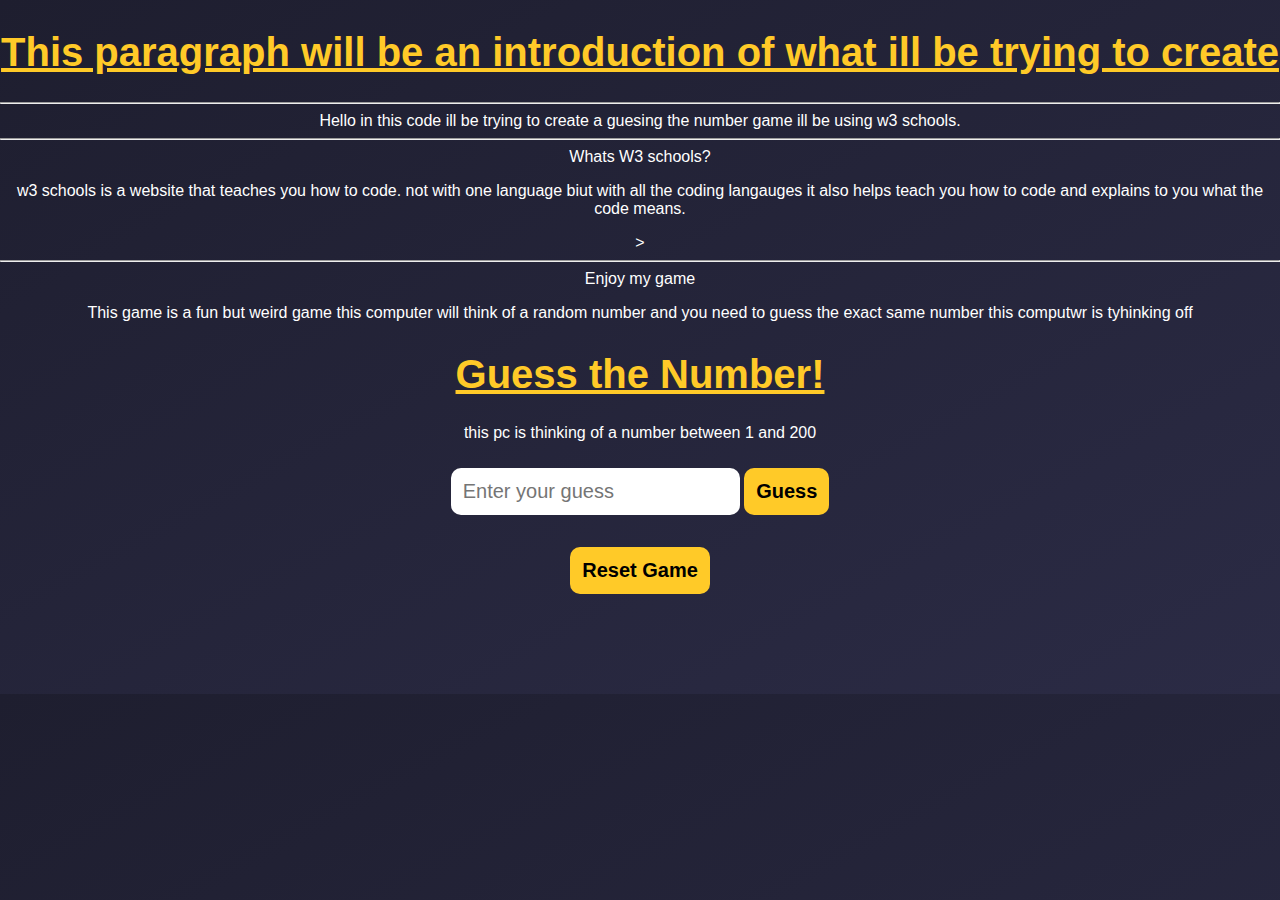
<file: index.html>
<!DOCTYPE html>


<html>


  <head>
    <!-- linkking to css file -->
    <link rel="stylesheet" href="./style.css" />

    <!-- js code link -->
    <link rel="script" href="./script.js" />
    <title>waad</title>
  </head>



    <h1>
      This paragraph will be an introduction of what ill be trying to create
    </h1>


  <body>

    <hr/>
      Hello in this code ill be trying to create a guesing the number game ill
      be using w3 schools.

<HR>


<DIV>Whats W3 schools?</DIV>
    

<p>
      w3 schools is a website that teaches you how to code. not with one
      language biut with all the coding langauges it also helps teach you how to
      code and explains to you what the code means.
</p>>
    
<hr />


<header>Enjoy my game</header>



<p>
    This game is a fun but weird game this computer will think of a random number and you
     need to guess the exact same number this computwr is tyhinking off
</p>


<head>
  <title>Guess the Number</title>
  <link rel="stylesheet" href="style.css">
  <script src="script.js" defer></script>
</head>


  <h1>Guess the Number!</h1>
  <p>this pc is thinking of a number between 1 and 200</p>

  <input id="guessInput" type="number" placeholder="Enter your guess">
  <button id="guessBtn">Guess</button>

  <p id="message"></p>
<button id="resetBtn">Reset Game</button>

</body>
</html>
</file>
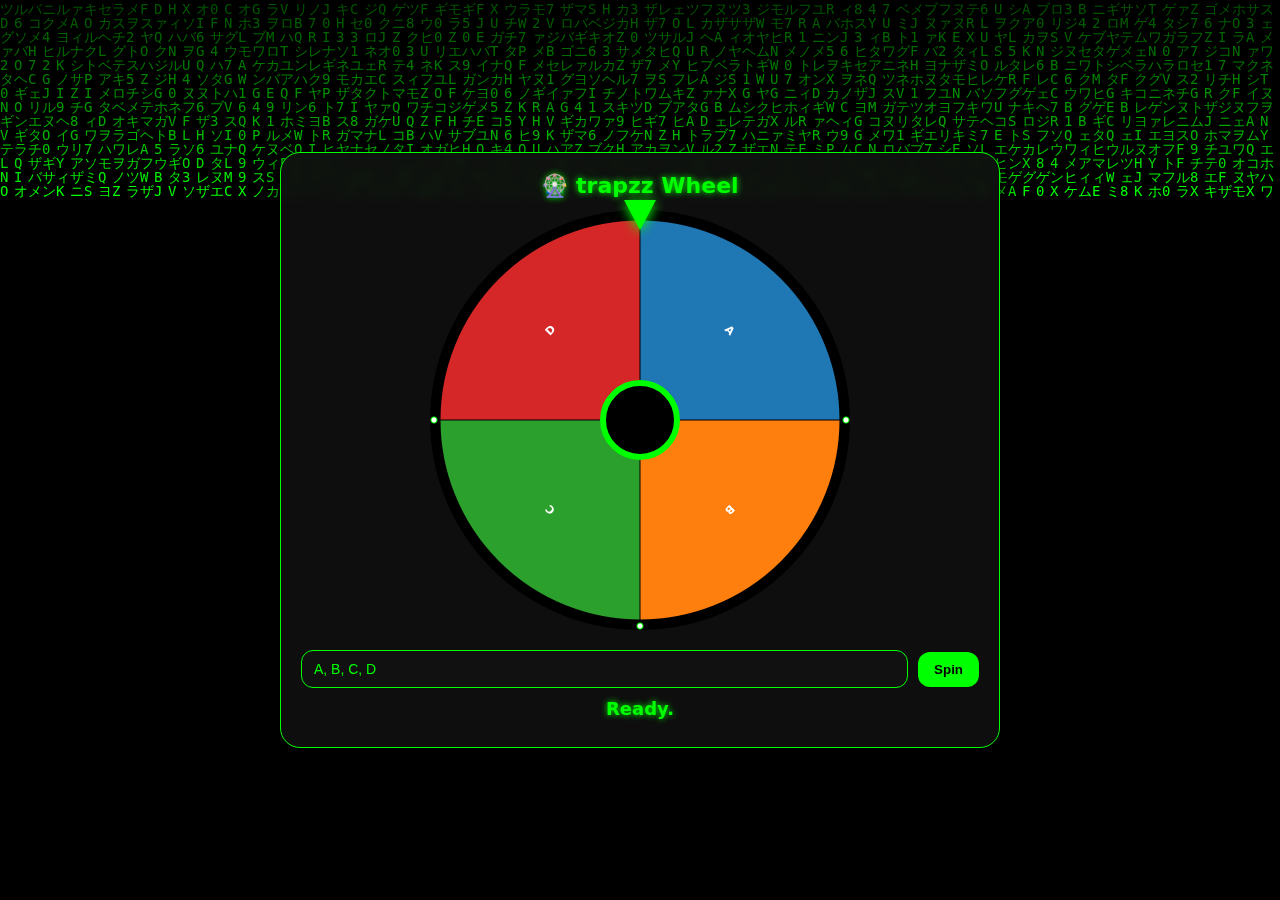
<file: game_old.html>
<!DOCTYPE html>
<html lang="en">
  <head>
    <meta charset="utf-8" />
    <meta name="viewport" content="width=device-width, initial-scale=1" />
    <title>trapzz Wheel</title>
    <style>
      :root {
        --size: 420px;
        --accent: #0f0;
        --bg: #000;
      }
      * {
        box-sizing: border-box;
        margin: 0;
        padding: 0;
      }
      body {
        font-family: system-ui, sans-serif;
        height: 100vh;
        background: black;
        color: #fff;
        display: grid;
        place-items: center;
        overflow: hidden;
      }

      /* MATRIX HACKER BACKGROUND */
      canvas#matrix {
        position: fixed;
        top: 0;
        left: 0;
        width: 100%;
        height: 100%;
        z-index: -1;
        background: black;
      }

      .card {
        position: relative;
        width: min(720px, 100%);
        background: rgba(17, 17, 17, 0.85);
        border-radius: 20px;
        box-shadow: 0 10px 30px rgba(0, 0, 0, 0.8);
        padding: 20px 20px 28px;
        border: 1px solid #0f0;
        backdrop-filter: blur(6px);
      }
      h1 {
        margin: 0 0 12px;
        font-size: 22px;
        color: #0f0;
        text-align: center;
        text-shadow: 0 0 6px #0f0;
      }

      .wheel-wrap {
        position: relative;
        width: var(--size);
        height: var(--size);
        margin: 10px auto 20px;
      }
      canvas#wheel {
        width: 100%;
        height: 100%;
        display: block;
        border-radius: 50%;
        background: #000;
      }
      .spinner {
        position: absolute;
        inset: 0;
        border-radius: 50%;
        transition: transform 7s cubic-bezier(0.05, 1, 0.2, 1);
        will-change: transform;
        transform: rotate(var(--rot, 0deg));
      }

      /* SHARP POINTER ON TOP */
      .nub {
        z-index: 9999;
        position: absolute;
        left: 50%;
        top: -10px;
        transform: translateX(-50%);
        width: 0;
        height: 0;
        border-left: 16px solid transparent;
        border-right: 16px solid transparent;
        /* border-bottom: 30px solid var(--accent); */
        border-top: 30px solid var(--accent);
        filter: drop-shadow(0 2px 6px #0f0);
      }

      .hub {
        position: absolute;
        inset: 0;
        display: grid;
        place-items: center;
        pointer-events: none;
      }
      .hub .dot {
        width: 80px;
        height: 80px;
        background: #000;
        border-radius: 50%;
        border: 6px solid var(--accent);
        box-shadow: inset 0 0 0 2px #000;
      }

      .controls {
        display: grid;
        gap: 10px;
        grid-template-columns: 1fr auto;
        align-items: center;
      }
      .controls input {
        width: 100%;
        padding: 10px 12px;
        border-radius: 12px;
        border: 1px solid #0f0;
        outline: none;
        font-size: 14px;
        background: #111;
        color: #0f0;
      }
      .controls button {
        appearance: none;
        border: none;
        background: #0f0;
        color: #000;
        padding: 10px 16px;
        border-radius: 12px;
        font-weight: 600;
        cursor: pointer;
        transition: transform 0.1s ease;
        white-space: nowrap;
      }
      .controls button:hover {
        transform: scale(1.05);
      }
      .controls button:disabled {
        opacity: 0.6;
        cursor: not-allowed;
      }

      .result {
        margin-top: 10px;
        font-weight: 700;
        text-align: center;
        font-size: 18px;
        color: #0f0;
        text-shadow: 0 0 6px #0f0;
      }
    </style>
  </head>
  <body>
    <!-- MATRIX HACKER BACKGROUND -->
    <canvas id="matrix"></canvas>

    <div class="card">
      <h1>🎡 trapzz Wheel</h1>

      <div class="wheel-wrap">
        <div class="nub" aria-hidden="true"></div>
        <div id="spinner" class="spinner">
          <canvas id="wheel" width="840" height="840"></canvas>
        </div>
        <div class="hub" aria-hidden="true"><div class="dot"></div></div>
      </div>

      <div class="controls">
        <input id="labels" placeholder="Comma-separated options" />
        <button id="spinBtn">Spin</button>
      </div>
      <div class="result" id="result">Ready.</div>
    </div>

    <script>
      /* === MATRIX BACKGROUND === */
      const matrixCanvas = document.getElementById("matrix");
      const ctxM = matrixCanvas.getContext("2d");
      matrixCanvas.height = window.innerHeight;
      matrixCanvas.width = window.innerWidth;

      const letters =
        "アァイィウエェオカガキギクグケゲコゴサザシジスセソタタチツテトナニヌネノハバヒフブヘベホマミムメモヤユヨラリルレロワヲンABCDEFGHIJKLMNOPQRSTUVWXYZ0123456789";
      const matrix = letters.split("");
      const fontSize = 14;
      const columns = matrixCanvas.width / fontSize;
      const drops = Array(Math.floor(columns)).fill(1);

      function drawMatrix() {
        ctxM.fillStyle = "rgba(0, 0, 0, 0.08)";
        ctxM.fillRect(0, 0, matrixCanvas.width, matrixCanvas.height);
        ctxM.fillStyle = "#0f0";
        ctxM.font = fontSize + "px monospace";
        for (let i = 0; i < drops.length; i++) {
          const text = matrix[Math.floor(Math.random() * matrix.length)];
          ctxM.fillText(text, i * fontSize, drops[i] * fontSize);
          if (
            drops[i] * fontSize > matrixCanvas.height &&
            Math.random() > 0.975
          )
            drops[i] = 0;
          drops[i]++;
        }
      }
      setInterval(drawMatrix, 50);

      /* === WHEEL === */
      const defaultLabels = ["A", "B", "C", "D"];
      const wheel = document.getElementById("wheel");
      const ctx = wheel.getContext("2d");
      const spinner = document.getElementById("spinner");
      const labelsInput = document.getElementById("labels");
      const spinBtn = document.getElementById("spinBtn");
      const resultEl = document.getElementById("result");

      let labels = [...defaultLabels];
      labelsInput.value = labels.join(", ");

      const COLORS = [
        "#1f77b4",
        "#ff7f0e",
        "#2ca02c",
        "#d62728",
        "#9467bd",
        "#8c564b",
        "#e377c2",
        "#7f7f7f",
        "#bcbd22",
        "#17becf",
      ];

      let currentRotation = 0;
      let spinning = false;

      function drawWheel() {
        const size = wheel.width;
        const radius = size / 2;
        ctx.clearRect(0, 0, size, size);

        const cx = radius,
          cy = radius;
        const n = Math.max(labels.length, 1);
        const slice = (Math.PI * 2) / n;

        // slices
        for (let i = 0; i < n; i++) {
          const start = i * slice - Math.PI / 2;
          const end = start + slice;
          ctx.beginPath();
          ctx.moveTo(cx, cy);
          ctx.arc(cx, cy, radius - 20, start, end);
          ctx.closePath();
          ctx.fillStyle = COLORS[i % COLORS.length];
          ctx.fill();
          ctx.strokeStyle = "#000";
          ctx.lineWidth = 2;
          ctx.stroke();
        }

        // pegs around the wheel
        for (let i = 0; i < n; i++) {
          const angle = i * slice;
          const pegX = cx + Math.cos(angle) * (radius - 8);
          const pegY = cy + Math.sin(angle) * (radius - 8);
          ctx.beginPath();
          ctx.arc(pegX, pegY, 6, 0, Math.PI * 2);
          ctx.fillStyle = "#fff";
          ctx.fill();
          ctx.strokeStyle = "#0f0";
          ctx.stroke();
        }

        // labels
        ctx.fillStyle = "#fff";
        ctx.font = "bold 22px system-ui, sans-serif";
        ctx.textAlign = "center";
        ctx.textBaseline = "middle";

        for (let i = 0; i < n; i++) {
          const angle = (i + 0.5) * slice - Math.PI / 2;
          const r = radius * 0.6;
          const x = cx + Math.cos(angle) * r;
          const y = cy + Math.sin(angle) * r;
          ctx.save();
          ctx.translate(x, y);
          ctx.rotate(angle + Math.PI / 2);
          ctx.fillText(String(labels[i]).trim(), 0, 0);
          ctx.restore();
        }
      }

      function setRotation(deg) {
        spinner.style.setProperty("--rot", deg + "deg");
      }

      function normalizeDeg(d) {
        d = d % 360;
        if (d < 0) d += 360;
        return d;
      }

      function spin() {
        if (spinning) return;
        if (!labels.length) return;
        spinning = true;
        spinBtn.disabled = true;
        resultEl.textContent = "Spinning...";

        const n = labels.length;
        const sliceDeg = 360 / n;
        const targetIndex = Math.floor(Math.random() * n);
        const targetAngle = targetIndex * sliceDeg + sliceDeg / 2;

        const spins = 6 + Math.floor(Math.random() * 3);
        let final = spins * 360 + targetAngle;
        currentRotation = final;
        setRotation(final);

        const onDone = () => {
          spinner.removeEventListener("transitionend", onDone);
          spinning = false;
          spinBtn.disabled = false;
          resultEl.textContent = "🎉 Result: " + labels[targetIndex];
        };
        spinner.addEventListener("transitionend", onDone);
      }

      labelsInput.addEventListener("change", () => {
        labels = labelsInput.value
          .split(",")
          .map((s) => s.trim())
          .filter(Boolean);
        if (labels.length === 0) labels = ["—"];
        drawWheel();
        resultEl.textContent = "Ready.";
      });

      spinBtn.addEventListener("click", spin);
      drawWheel();
    </script>
  </body>
</html>
</file>
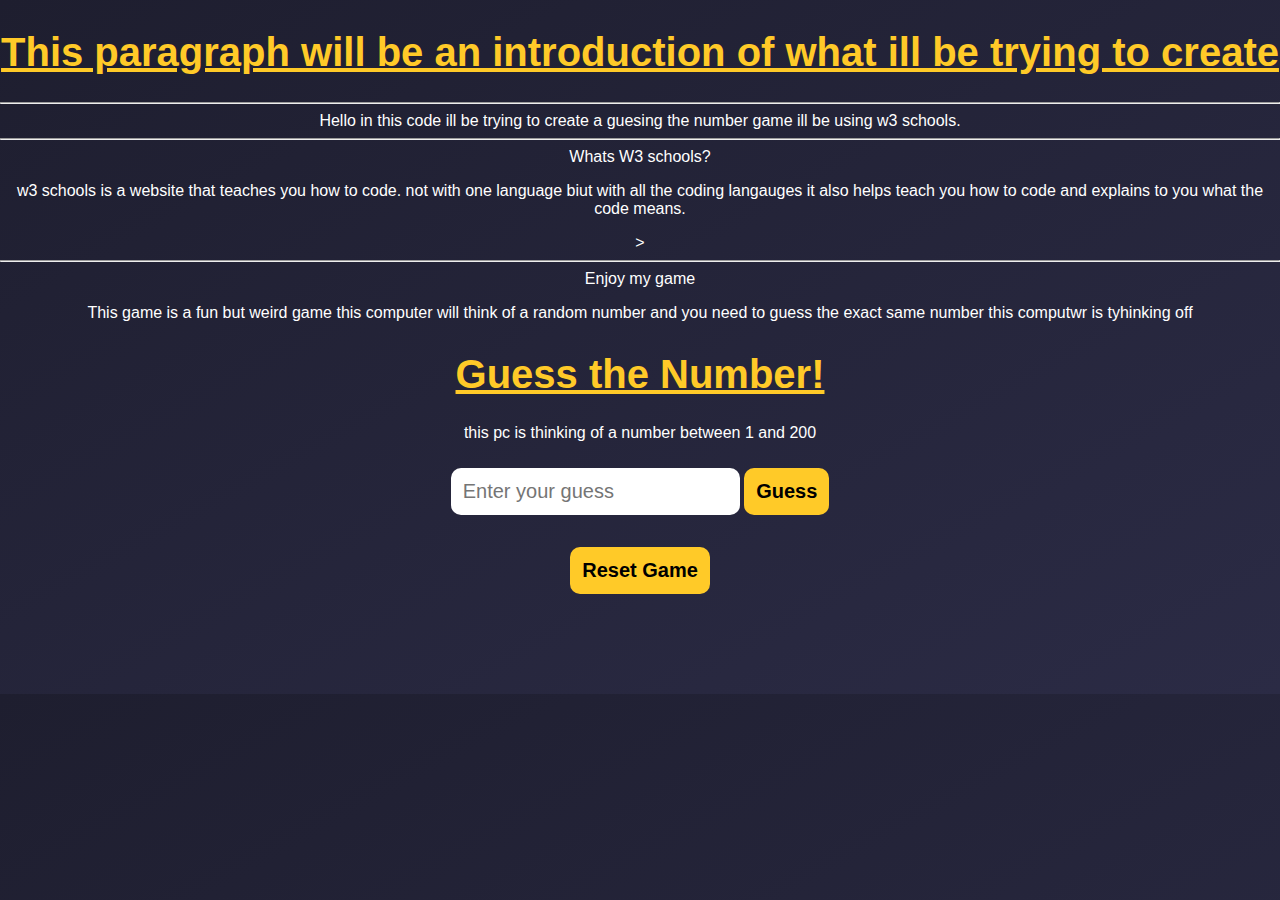
<file: index3.html>
<!DOCTYPE html>


<html>


  <head>
    <!-- linkking to css file -->
    <link rel="stylesheet" href="./style.css" />

    <!-- js code link -->
    <link rel="script" href="./script.js" />
    <title>waad</title>
  </head>



    <h1>
      This paragraph will be an introduction of what ill be trying to create
    </h1>


  <body>

    <hr/>
      Hello in this code ill be trying to create a guesing the number game ill
      be using w3 schools.

<HR>


<DIV>Whats W3 schools?</DIV>
    

<p>
      w3 schools is a website that teaches you how to code. not with one
      language biut with all the coding langauges it also helps teach you how to
      code and explains to you what the code means.
</p>>
    
<hr />


<header>Enjoy my game</header>



<p>
    This game is a fun but weird game this computer will think of a random number and you
     need to guess the exact same number this computwr is tyhinking off
</p>


<head>
  <title>Guess the Number</title>
  <link rel="stylesheet" href="style.css">
  <script src="script.js" defer></script>
</head>


  <h1>Guess the Number!</h1>
  <p>this pc is thinking of a number between 1 and 200</p>

  <input id="guessInput" type="number" placeholder="Enter your guess">
  <button id="guessBtn">Guess</button>

  <p id="message"></p>
<button id="resetBtn">Reset Game</button>

</body>
</html>
</file>
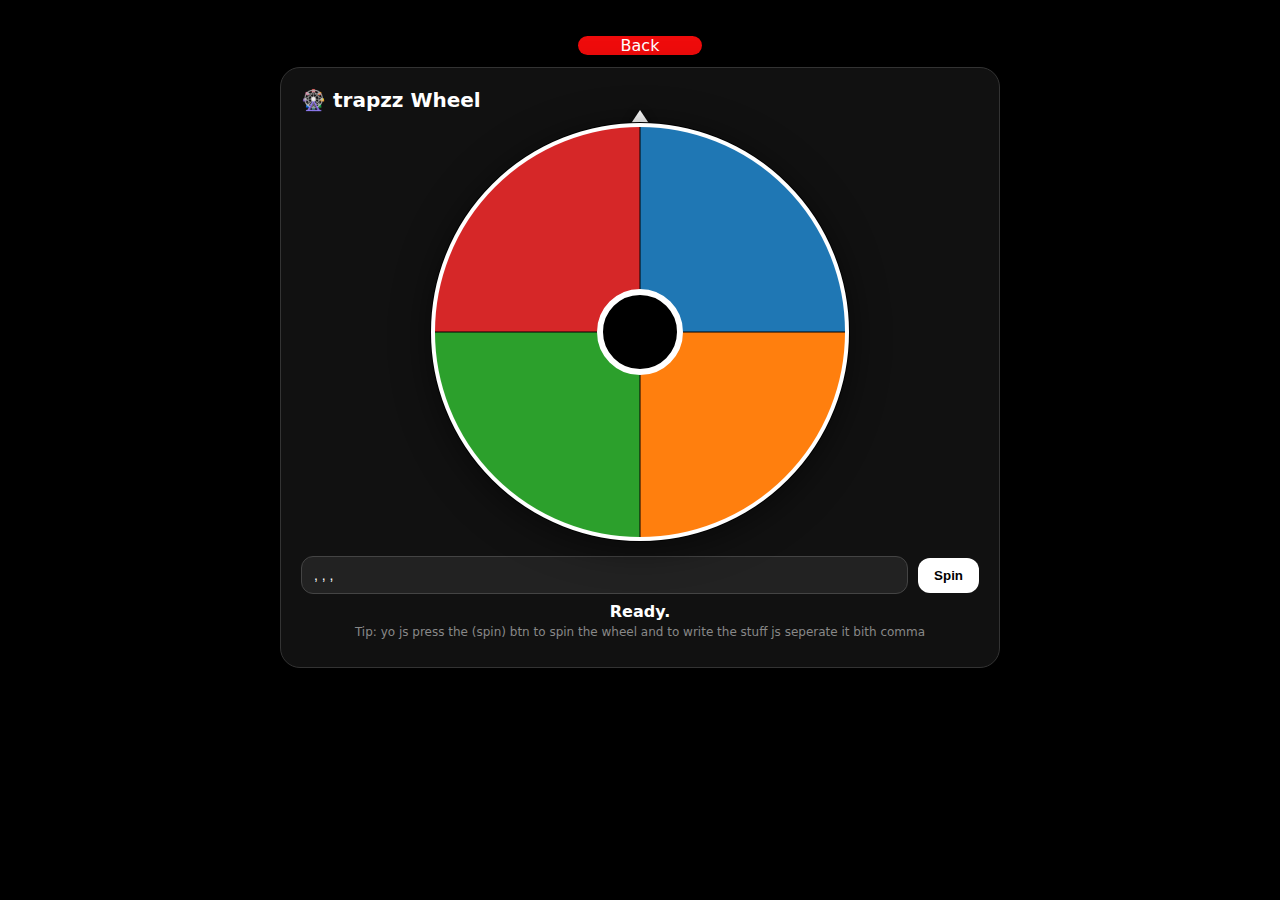
<file: mygame.html>
<!DOCTYPE html>
<html lang="en">
  <head>
    <meta charset="utf-8" />
    <meta name="viewport" content="width=device-width, initial-scale=1" />
    <title>trapzz Wheel</title>
    <style>
      :root {
        --size: 420px;
        --accent: #ffffff; /* white for contrast */
        --bg: #000000; /* black background */
      }
      * {
        box-sizing: border-box;
      }
      body {
        margin: 0;
        padding: 24px;
        font-family: system-ui, -apple-system, Segoe UI, Roboto, Helvetica,
          Arial, sans-serif;
        background: var(--bg);
        color: #fff;
        display: grid;
        place-items: center;
      }
      .card {
        width: min(720px, 100%);
        background: #111;
        border-radius: 20px;
        box-shadow: 0 10px 30px rgba(0, 0, 0, 0.5);
        padding: 20px 20px 28px;
        border: 1px solid #333;
      }
      h1 {
        margin: 0 0 8px;
        font-size: 20px;
        color: #fff;
      }
      p.desc {
        margin: 0 0 16px;
        color: #aaa;
        font-size: 14px;
      }

      .wheel-wrap {
        position: relative;
        width: var(--size);
        height: var(--size);
        margin: 10px auto 14px;
      }
      canvas#wheel {
        width: 100%;
        height: 100%;
        display: block;
        filter: drop-shadow(0 6px 18px rgba(0, 0, 0, 0.5));
        border-radius: 50%;
        background: #000;
      }
      .spinner {
        position: absolute;
        inset: 0;
        border-radius: 50%;
        transition: transform 5.9s cubic-bezier(0.1, 0.9, 0.1, 3);

        will-change: transform;
      }
      .nub {
        position: absolute;
        left: 50%;
        top: -12px;
        transform: translateX(-50%);
        width: 0;
        height: 0;
        border-left: 12px solid transparent;
        border-right: 12px solid transparent;
        border-bottom: 18px solid var(--accent);
        filter: drop-shadow(0 2px 4px rgba(0, 0, 0, 0.6));
      }
      .hub {
        position: absolute;
        inset: 0;
        display: grid;
        place-items: center;
        pointer-events: none;
      }
      .hub .dot {
        width: 86px;
        height: 86px;
        background: #000;
        border-radius: 50%;
        border: 6px solid var(--accent);
        box-shadow: inset 0 0 0 2px #000;
      }

      .controls {
        display: grid;
        gap: 10px;
        grid-template-columns: 1fr auto;
        align-items: center;
      }
      .controls input {
        width: 100%;
        padding: 10px 12px;
        border-radius: 12px;
        border: 1px solid #444;
        outline: none;
        font-size: 14px;
        background: #222;
        color: #fff;
      }
      .controls button {
        appearance: none;
        border: none;
        background: var(--accent);
        color: #000;
        padding: 10px 16px;
        border-radius: 12px;
        font-weight: 600;
        cursor: pointer;
        transition: transform 0.1s ease, opacity 0.9s ease;
        white-space: nowrap;
      }
      .controls button:disabled {
        opacity: 0.6;
        cursor: not-allowed;
      }

      .result {
        margin-top: 8px;
        font-weight: 600;
        text-align: center;
        font-size: 16px;
        color: #fff;
      }
      .hint {
        margin-top: 4px;
        color: #888;
        font-size: 12px;
        text-align: center;
      }
      /* Hover effect */
      .hover-div:hover {
        background-color: coral;
        transform: scale(1.1);
        cursor: pointer;
      }
    </style>
  </head>
  <body>
    <div
      class="hover-div"
      style="
        background-color: #ef0b0b;
        color: white;
        border-radius: 12px;
        width: 10%;
        text-align: center;
        margin: 12px;
      "
      onClick="window.location.href='index.html'"
    >
      Back
    </div>

    <div class="card">
      <h1>🎡 trapzz Wheel</h1>

      <div class="wheel-wrap">
        <div class="nub" aria-hidden="true"></div>
        <!-- spinner wrapper rotates; canvas is just the graphic -->
        <div id="spinner" class="spinner">
          <canvas id="wheel" width="840" height="840"></canvas>
        </div>
        <div class="hub" aria-hidden="true"><div class="dot"></div></div>
      </div>

      <div class="controls">
        <input id="labels" placeholder="Comma-separated options" />
        <button id="spinBtn">Spin</button>
      </div>
      <div class="result" id="result">Ready.</div>
      <div class="hint">
        Tip: yo js press the (spin) btn to spin the wheel and to write the stuff
        js seperate it bith comma
      </div>
    </div>

    <script>
      const defaultLabels = ["", "", "", ""];

      const wheel = document.getElementById("wheel");
      const ctx = wheel.getContext("2d");
      const spinner = document.getElementById("spinner");
      const labelsInput = document.getElementById("labels");
      const spinBtn = document.getElementById("spinBtn");
      const resultEl = document.getElementById("result");

      let labels = [...defaultLabels];
      labelsInput.value = labels.join(", ");

      const COLORS = ["#1f77b4", "#ff7f0e", "#2ca02c", "#d62728"];

      let currentRotation = 0;
      let spinning = false;

      function drawWheel() {
        const size = wheel.width;
        const radius = size / 2;
        ctx.clearRect(0, 0, size, size);

        const cx = radius,
          cy = radius;
        const n = Math.max(labels.length, 1);
        const slice = (Math.PI * 2) / n;

        for (let i = 0; i < n; i++) {
          const start = i * slice - Math.PI / 2;
          const end = start + slice;
          ctx.beginPath();
          ctx.moveTo(cx, cy);
          ctx.arc(cx, cy, radius - 6, start, end);
          ctx.closePath();
          ctx.fillStyle = COLORS[i % COLORS.length];
          ctx.fill();
          ctx.strokeStyle = "#000";
          ctx.lineWidth = 2;
          ctx.stroke();
        }

        ctx.fillStyle = "#fff";
        ctx.font = "bold 24px system-ui, sans-serif";
        ctx.textAlign = "center";
        ctx.textBaseline = "middle";

        for (let i = 0; i < n; i++) {
          const angle = (i + 0.5) * slice - Math.PI / 2;
          const r = radius * 0.62;
          const x = cx + Math.cos(angle) * r;
          const y = cy + Math.sin(angle) * r;

          const text = String(labels[i]).trim();
          ctx.save();
          ctx.translate(x, y);
          ctx.rotate(angle + Math.PI / 2);
          wrapText(ctx, text, 0, 0, radius * 0.38, 26);
          ctx.restore();
        }

        ctx.beginPath();
        ctx.arc(cx, cy, radius - 6, 0, Math.PI * 2);
        ctx.lineWidth = 8;
        ctx.strokeStyle = "#fff";
        ctx.stroke();
      }

      function wrapText(ctx, text, x, y, maxWidth, lineHeight) {
        const words = text.split(" ");
        let line = "";
        let lines = [];
        for (let i = 0; i < words.length; i++) {
          const test = (line ? line + " " : "") + words[i];
          const w = ctx.measureText(test).width;
          if (w > maxWidth && line) {
            lines.push(line);
            line = words[i];
          } else {
            line = test;
          }
        }
        if (line) lines.push(line);

        const total = lines.length * lineHeight;
        let yy = y - total / 2 + lineHeight / 2;
        for (const ln of lines) {
          ctx.fillText(ln, x, yy);
          yy += lineHeight;
        }
      }

      function setRotation(deg) {
        spinner.style.setProperty("--rot", deg + "deg");
      }

      function normalizeDeg(d) {
        d = d % 360;
        if (d < 0) d += 360;
        return d;
      }

      function spin() {
        if (spinning) return;
        if (!labels.length) return;
        spinning = true;
        spinBtn.disabled = true;
        resultEl.textContent = "Spinning...";

        const n = labels.length;
        const sliceDeg = 360 / n;
        const targetIndex = Math.floor(Math.random() * n);
        const targetAngle = targetIndex * sliceDeg + Math.random() * sliceDeg;
        const current = normalizeDeg(currentRotation);
        const spins = 5 + Math.floor(Math.random() * 3);
        let final = current + spins * 360 + (targetAngle - current);

        currentRotation = final;
        setRotation(final);

        const onDone = () => {
          spinner.removeEventListener("transitionend", onDone);
          spinning = false;
          spinBtn.disabled = false;
          const winner = labels[targetIndex];
          resultEl.textContent = "Result: " + winner;
        };
        spinner.addEventListener("transitionend", onDone);
      }

      labelsInput.addEventListener("change", () => {
        labels = labelsInput.value
          .split(",")
          .map((s) => s.trim())
          .filter(Boolean);
        if (labels.length === 0) labels = ["—"];
        drawWheel();
        resultEl.textContent = "Ready.";
      });

      spinBtn.addEventListener("click", spin);
      drawWheel();
    </script>
  </body>
</html>
</file>
<file: style.css>
/* General Body Styles */
body {
  margin: 0;
  padding: 0;
  background: linear-gradient(to bottom right, #1e1e2f, #2b2b45);
  font-family: 'Poppins', Arial;
  color: white;
  animation: fadeIn 1.5s ease-in-out;
  text-align: center;
  padding-bottom: 100px;
}

@keyframes fadeIn {
  from { opacity: 0; transform: translateY(20px); }
  to { opacity: 1; transform: translateY(0); }
}

/* Headings */
h1 {
  margin-top: 30px;
  text-decoration: underline;
  font-size: 40px;
  color: #ffca28;
}

h2 {
  font-size: 28px;
  color: #00e5ff;
  margin-bottom: 10px;
}

/* Boxes */
.box, .todo-box {
  width: 80%;
  margin: auto;
  background: rgba(255, 255, 255, 0.08);
  padding: 20px;
  border-radius: 15px;
  margin-top: 20px;
  box-shadow: 0 0 15px black;
  backdrop-filter: blur(10px);
}

/* Subheading in Box */
.subheading {
  font-size: 30px;
  color: #00e5ff;
  font-weight: 700;
  margin-bottom: 10px;
}

/* Input and Buttons */
input, button {
  padding: 12px;
  font-size: 20px;
  border-radius: 10px;
  border: none;
  margin-top: 10px;
}

button {
  background: #ffca28;
  cursor: pointer;
  font-weight: bold;
}

button:hover {
  background: #ffa726;
}

/* Messages */
#message {
  font-size: 22px;
  margin-top: 15px;
}

/* To-Do List */
#todoList {
  text-align: left;
  width: 60%;
  margin: auto;
  font-size: 20px;
  margin-top: 10px;
}
</file>
